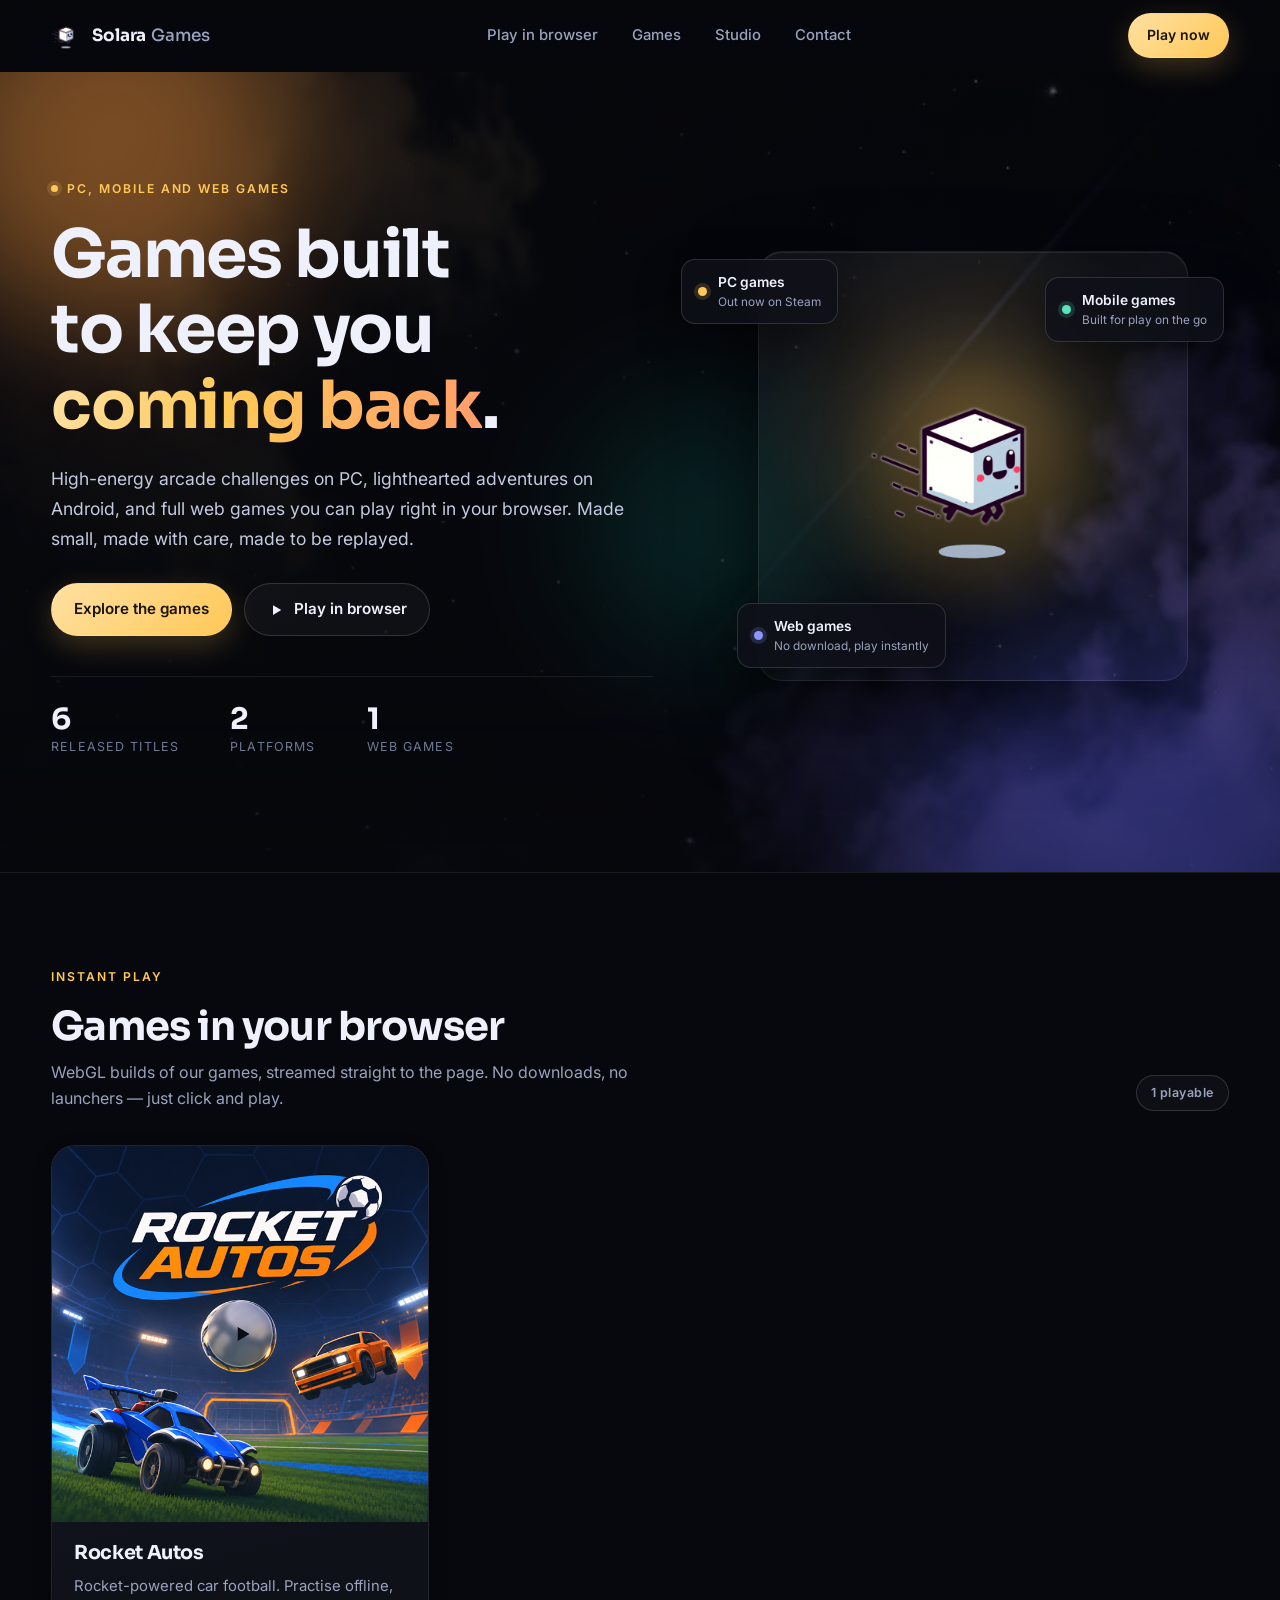
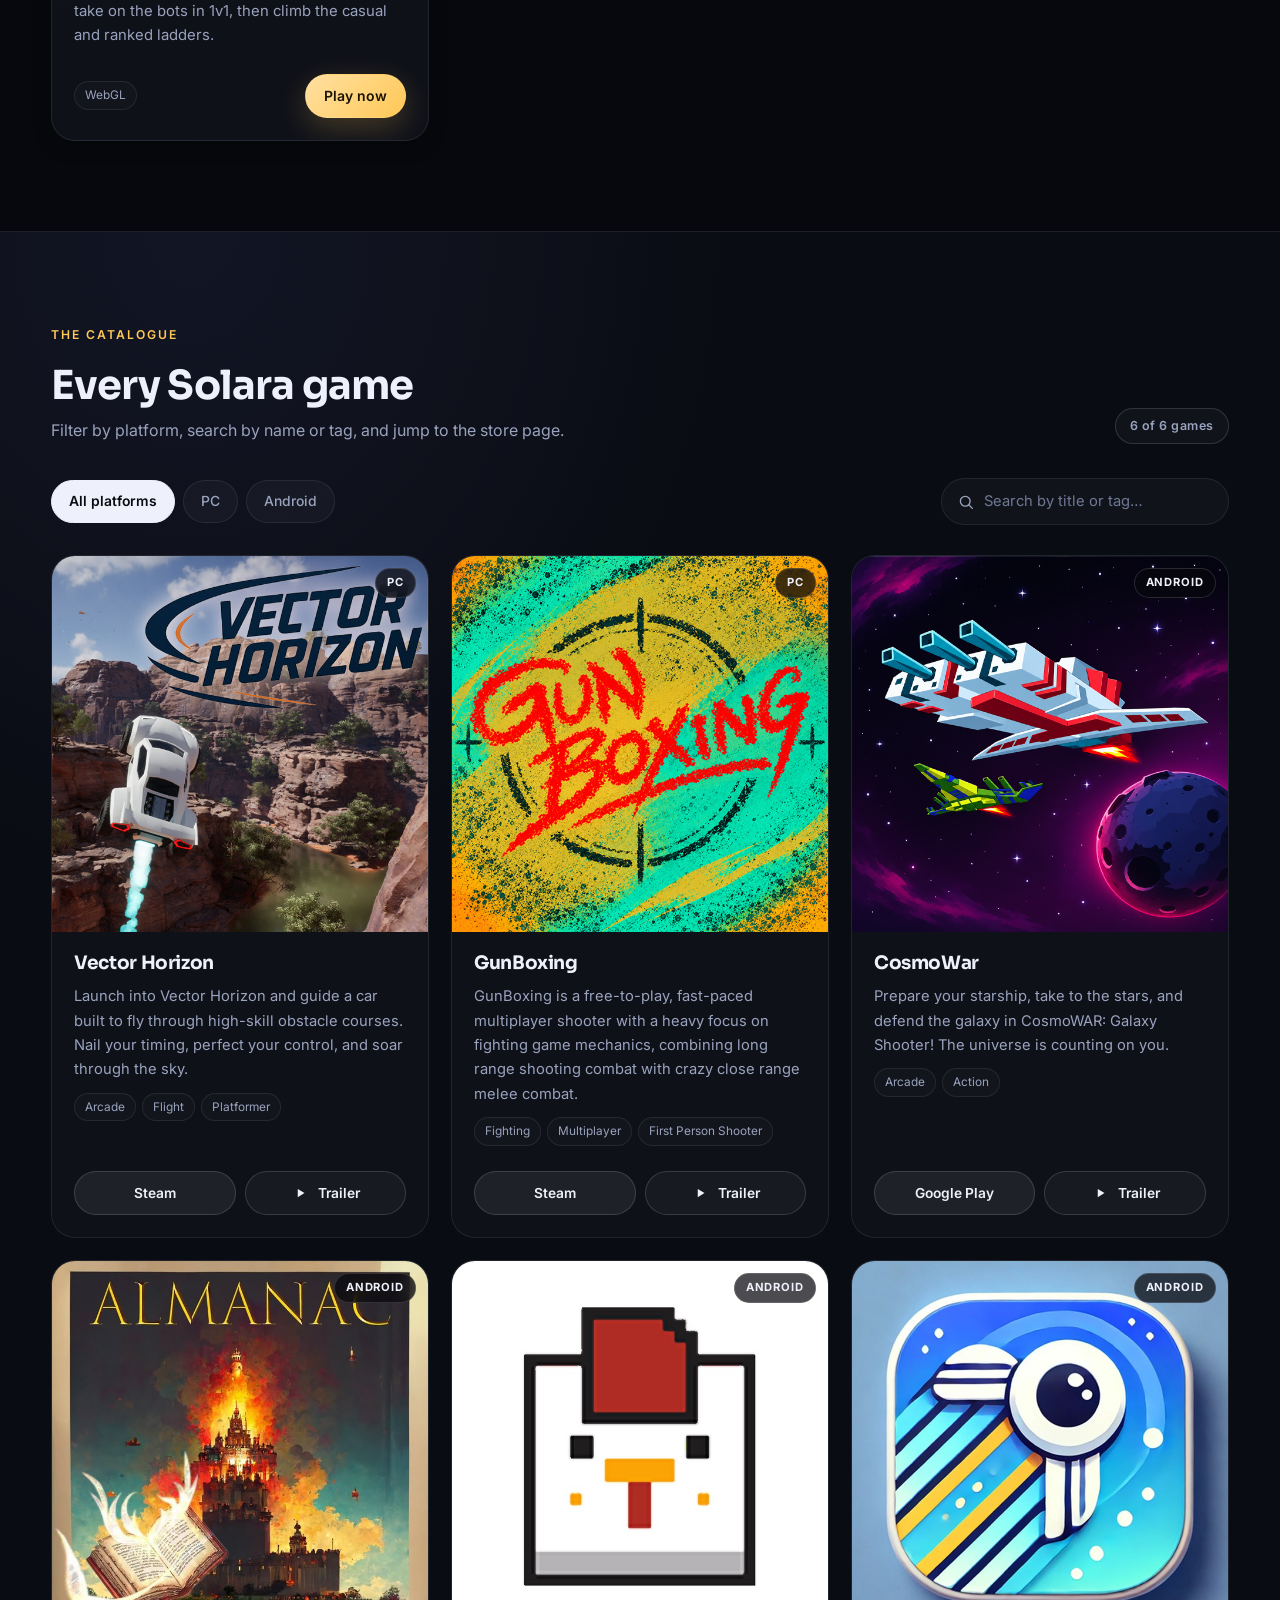
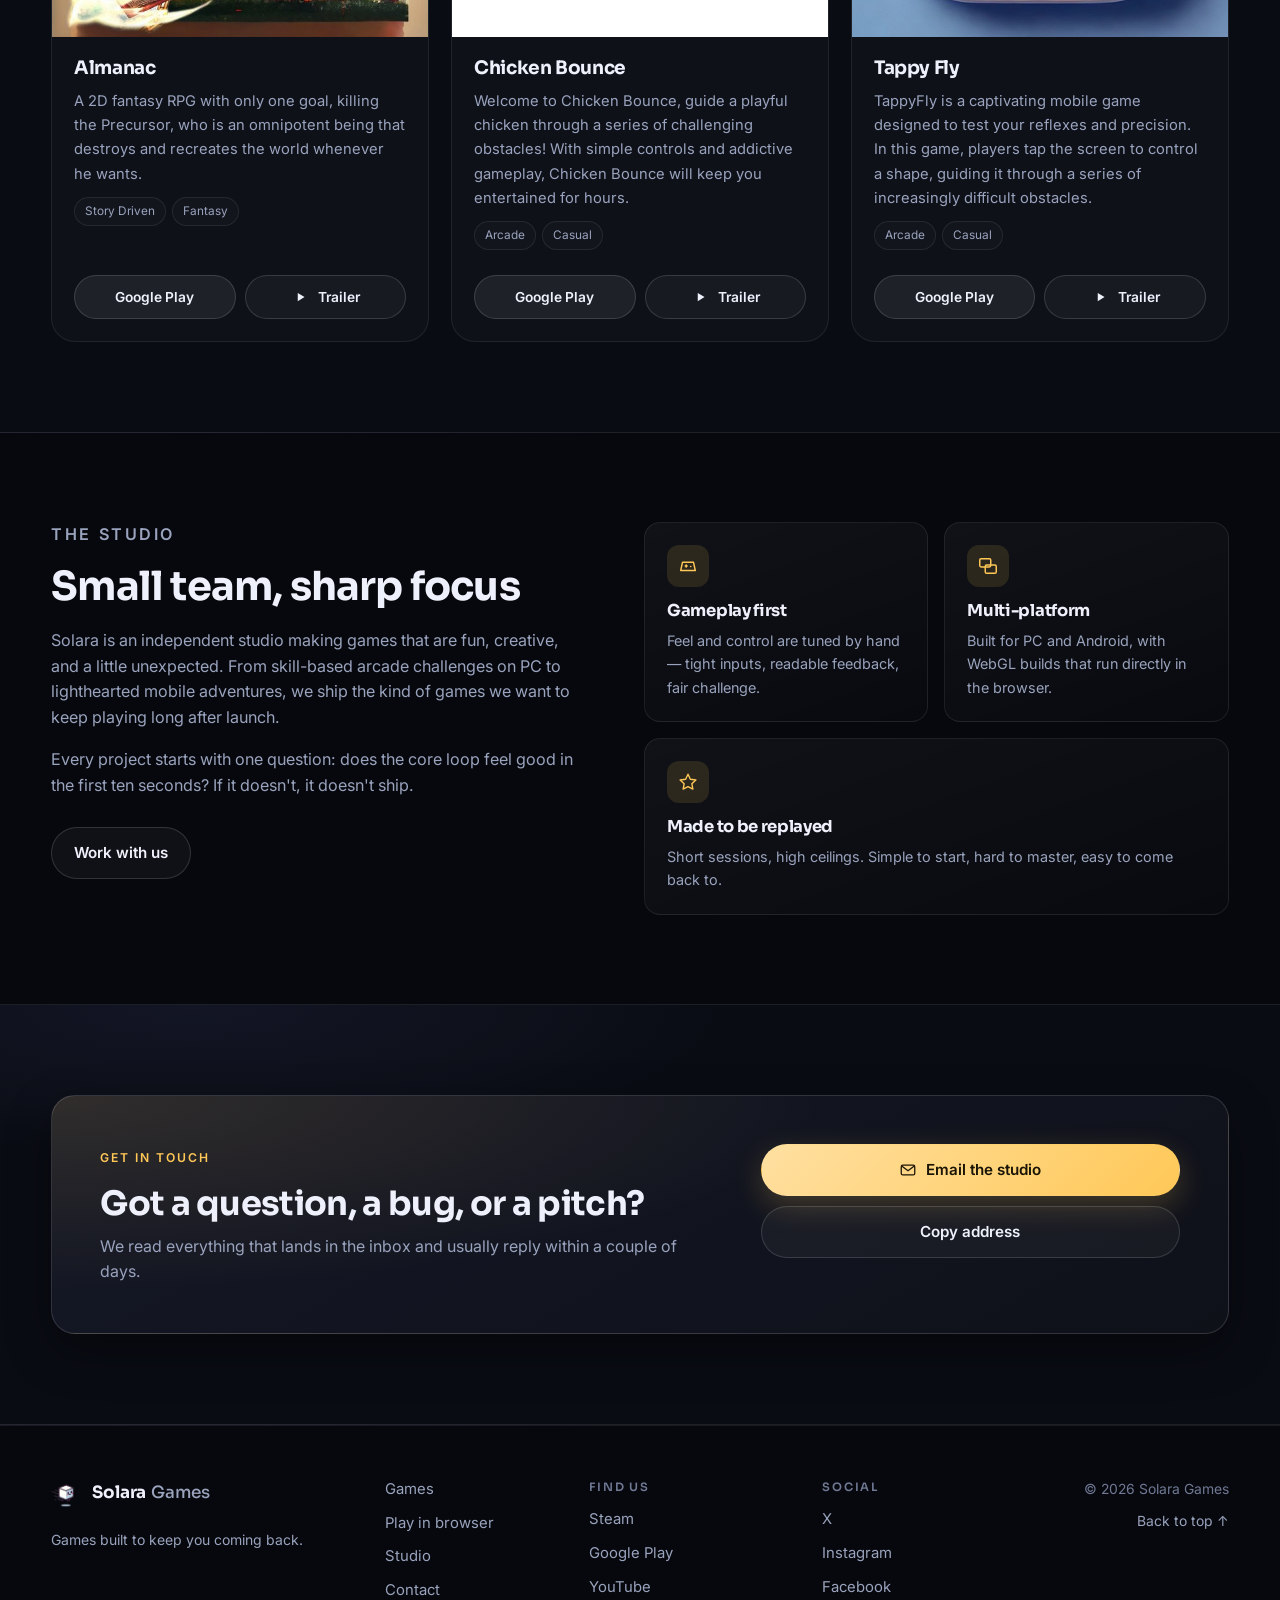
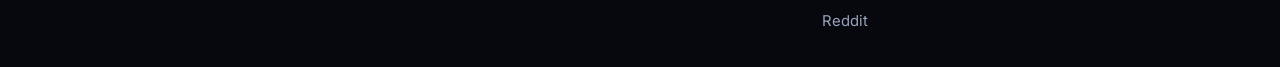
<file: index.html>
<!DOCTYPE html>
<html lang="en">

<head>
  <meta charset="UTF-8" />
  <meta name="viewport" content="width=device-width, initial-scale=1" />
  <title>Solara Games — Independent game studio</title>
  <meta name="description"
    content="Solara Games is an independent studio building high-energy arcade games for PC, Android and the browser." />
  <meta name="theme-color" content="#07080d" />
  <link rel="icon" sizes="32x32" href="assets/favicon-32.png" type="image/png">
  <link rel="icon" sizes="16x16" href="assets/favicon-16.png" type="image/png">
  <link rel="shortcut icon" href="assets/favicon.ico" type="image/x-icon">
  <link rel="preconnect" href="https://fonts.googleapis.com">
  <link rel="preconnect" href="https://fonts.gstatic.com" crossorigin>
  <link
    href="https://fonts.googleapis.com/css2?family=Inter:wght@300;400;500;600;700&family=Sora:wght@500;600;700;800&display=swap"
    rel="stylesheet">
  <link rel="stylesheet" href="assets/styles.css" />
  <script defer src="config.js"></script>
  <script defer src="assets/app.js"></script>
</head>

<body>
  <a class="skip-link" href="#main">Skip to content</a>

  <header class="site-header" id="siteHeader">
    <div class="container nav">
      <a class="brand" href="#top" aria-label="Solara Games home">
        <img src="assets/solara-logo.png" alt="" class="logo-img">
        <span class="name">Solara<span class="name-thin">Games</span></span>
      </a>

      <nav class="nav-links" id="navLinks">
        <a href="#play">Play in browser</a>
        <a href="#games">Games</a>
        <a href="#about">Studio</a>
        <a href="#contact">Contact</a>
      </nav>

      <div class="nav-actions">
        <a class="btn btn-primary btn-sm" href="#play">Play now</a>
        <button class="nav-toggle" id="navToggle" aria-label="Toggle menu" aria-expanded="false"
          aria-controls="navLinks">
          <span></span><span></span><span></span>
        </button>
      </div>
    </div>
  </header>

  <section class="hero" id="top">
    <div class="hero-bg" aria-hidden="true"></div>
    <div class="hero-orbs" aria-hidden="true">
      <span class="orb orb-1"></span>
      <span class="orb orb-2"></span>
      <span class="orb orb-3"></span>
    </div>

    <div class="container hero-inner">
      <div class="hero-copy">
        <p class="eyebrow"><span class="dot"></span>PC, mobile and web games</p>
        <h1>Games built to keep you <span class="grad-text">coming back</span>.</h1>
        <p class="lede">
          High-energy arcade challenges on PC, lighthearted adventures on Android, and full web games
          you can play right in your browser. Made small, made with care, made to be replayed.
        </p>
        <div class="hero-cta">
          <a class="btn btn-primary" href="#games">Explore the games</a>
          <a class="btn btn-ghost" href="#play">
            <svg viewBox="0 0 24 24" aria-hidden="true" class="icon">
              <path d="M8 5.5v13l11-6.5-11-6.5Z" fill="currentColor" />
            </svg>
            Play in browser
          </a>
        </div>
        <dl class="hero-stats">
          <div>
            <dt>Released titles</dt>
            <dd id="statTitles">—</dd>
          </div>
          <div>
            <dt>Platforms</dt>
            <dd id="statPlatforms">—</dd>
          </div>
          <div>
            <dt>Web games</dt>
            <dd id="statWeb">—</dd>
          </div>
        </dl>
      </div>

      <div class="hero-art">
        <div class="art-frame">
          <img src="assets/solara-hero.png" alt="Solara Games artwork" class="hero-logo">
          <div class="art-glow" aria-hidden="true"></div>
        </div>
        <div class="float-card float-a">
          <span class="float-dot"></span>
          <div>
            <strong>PC games</strong>
            <small>Out now on Steam</small>
          </div>
        </div>
        <div class="float-card float-c">
          <span class="float-dot alt"></span>
          <div>
            <strong>Mobile games</strong>
            <small>Built for play on the go</small>
          </div>
        </div>
        <div class="float-card float-b">
          <span class="float-dot web"></span>
          <div>
            <strong>Web games</strong>
            <small>No download, play instantly</small>
          </div>
        </div>
      </div>
    </div>
  </section>

  <main id="main">
    <!-- Browser / Unity WebGL games -->
    <section class="section" id="play">
      <div class="container">
        <div class="section-head">
          <div>
            <p class="eyebrow">Instant play</p>
            <h2>Games in your browser</h2>
            <p class="section-lede">
              WebGL builds of our games, streamed straight to the page. No downloads, no launchers —
              just click and play.
            </p>
          </div>
          <span class="pill" id="webCount">0 playable</span>
        </div>

        <div class="web-grid" id="webGrid"></div>
        <p class="empty-state" id="webEmpty" hidden>
          No web games are published right now. New WebGL builds land here first.
        </p>
      </div>
    </section>

    <!-- Games catalogue -->
    <section class="section section-alt" id="games">
      <div class="container">
        <div class="section-head">
          <div>
            <p class="eyebrow">The catalogue</p>
            <h2>Every Solara game</h2>
            <p class="section-lede">Filter by platform, search by name or tag, and jump to the store page.</p>
          </div>
          <span class="pill" id="resultCount">—</span>
        </div>

        <div class="toolbar">
          <div class="chips" id="platformChips" role="tablist" aria-label="Filter by platform"></div>
          <label class="search">
            <svg viewBox="0 0 24 24" aria-hidden="true" class="icon">
              <circle cx="11" cy="11" r="6.5" fill="none" stroke="currentColor" stroke-width="1.8" />
              <path d="m16 16 4.5 4.5" fill="none" stroke="currentColor" stroke-width="1.8"
                stroke-linecap="round" />
            </svg>
            <input id="searchInput" type="search" placeholder="Search by title or tag…"
              aria-label="Search games by title or tag" autocomplete="off" />
          </label>
        </div>

        <div id="gamesGrid" class="grid"></div>
        <p class="empty-state" id="gamesEmpty" hidden>No games match that filter. Try another platform or clear the
          search.</p>
      </div>
    </section>

    <!-- Studio -->
    <section class="section" id="about">
      <div class="container">
        <div class="studio">
          <div class="studio-copy">
            <p class="eyebrow">The studio</p>
            <h2>Small team, sharp focus</h2>
            <p>
              Solara is an independent studio making games that are fun, creative, and a little unexpected.
              From skill-based arcade challenges on PC to lighthearted mobile adventures, we ship the kind of
              games we want to keep playing long after launch.
            </p>
            <p>
              Every project starts with one question: does the core loop feel good in the first ten seconds?
              If it doesn't, it doesn't ship.
            </p>
            <a class="btn btn-ghost" href="#contact">Work with us</a>
          </div>

          <div class="studio-cards">
            <article class="feature">
              <span class="feature-icon" aria-hidden="true">
                <svg viewBox="0 0 24 24">
                  <path d="M6 8h12l2 9H4l2-9Z" fill="none" stroke="currentColor" stroke-width="1.6"
                    stroke-linejoin="round" />
                  <path d="M9 12h2M10 11v2M15 12.5h.01" fill="none" stroke="currentColor" stroke-width="1.8"
                    stroke-linecap="round" />
                </svg>
              </span>
              <h3>Gameplay first</h3>
              <p>Feel and control are tuned by hand — tight inputs, readable feedback, fair challenge.</p>
            </article>
            <article class="feature">
              <span class="feature-icon" aria-hidden="true">
                <svg viewBox="0 0 24 24">
                  <rect x="3" y="4" width="12" height="9" rx="1.5" fill="none" stroke="currentColor"
                    stroke-width="1.6" />
                  <rect x="9" y="11" width="12" height="9" rx="1.5" fill="none" stroke="currentColor"
                    stroke-width="1.6" />
                </svg>
              </span>
              <h3>Multi-platform</h3>
              <p>Built for PC and Android, with WebGL builds that run directly in the browser.</p>
            </article>
            <article class="feature">
              <span class="feature-icon" aria-hidden="true">
                <svg viewBox="0 0 24 24">
                  <path d="M12 3.5 14.6 9l6 .8-4.4 4.1 1.1 5.9L12 17l-5.3 2.8 1.1-5.9L3.4 9.8 9.4 9 12 3.5Z"
                    fill="none" stroke="currentColor" stroke-width="1.5" stroke-linejoin="round" />
                </svg>
              </span>
              <h3>Made to be replayed</h3>
              <p>Short sessions, high ceilings. Simple to start, hard to master, easy to come back to.</p>
            </article>
          </div>
        </div>
      </div>
    </section>

    <!-- Contact -->
    <section class="section section-alt" id="contact">
      <div class="container">
        <div class="contact-panel">
          <div>
            <p class="eyebrow">Get in touch</p>
            <h2>Got a question, a bug, or a pitch?</h2>
            <p class="section-lede">We read everything that lands in the inbox and usually reply within a couple of
              days.</p>
          </div>
          <div class="contact-actions">
            <a class="btn btn-primary" href="mailto:solaragamesentertainment@gmail.com">
              <svg viewBox="0 0 24 24" aria-hidden="true" class="icon">
                <rect x="3" y="5.5" width="18" height="13" rx="2" fill="none" stroke="currentColor"
                  stroke-width="1.7" />
                <path d="m4 7 8 6 8-6" fill="none" stroke="currentColor" stroke-width="1.7" />
              </svg>
              Email the studio
            </a>
            <button class="btn btn-ghost" id="copyEmail" data-email="solaragamesentertainment@gmail.com">
              Copy address
            </button>
            <p class="muted small" id="copyStatus" aria-live="polite"></p>
          </div>
        </div>
      </div>
    </section>
  </main>

  <footer class="site-footer">
    <div class="container footer-inner">
      <div class="footer-brand">
        <a class="brand" href="#top">
          <img src="assets/solara-logo.png" alt="" class="logo-img">
          <span class="name">Solara<span class="name-thin">Games</span></span>
        </a>
        <p class="muted small">Games built to keep you coming back.</p>
      </div>
      <nav class="footer-nav" aria-label="Footer">
        <a href="#games">Games</a>
        <a href="#play">Play in browser</a>
        <a href="#about">Studio</a>
        <a href="#contact">Contact</a>
      </nav>
      <div class="footer-links">
        <p class="footer-heading">Find us</p>
        <nav class="footer-nav" aria-label="Stores and social">
          <a href="https://store.steampowered.com/search/?developer=Solara" target="_blank" rel="noopener">Steam</a>
          <a href="https://play.google.com/store/apps/dev?id=8063280962448575933" target="_blank"
            rel="noopener">Google Play</a>
          <a href="https://www.youtube.com/@solaragames" target="_blank" rel="noopener">YouTube</a>
        </nav>
      </div>
      <div class="footer-links">
        <p class="footer-heading">Social</p>
        <nav class="footer-nav" aria-label="Social media">
          <a href="https://x.com/solaragames" target="_blank" rel="noopener">X</a>
          <a href="https://www.instagram.com/solara_games/" target="_blank" rel="noopener">Instagram</a>
          <a href="https://www.facebook.com/profile.php?id=61563497408975" target="_blank"
            rel="noopener">Facebook</a>
          <a href="https://www.reddit.com/r/solaragames/" target="_blank" rel="noopener">Reddit</a>
        </nav>
      </div>
      <div class="footer-meta">
        <span>© <span id="year"></span> Solara Games</span>
        <a href="#top">Back to top ↑</a>
      </div>
    </div>
  </footer>

  <!-- Trailer modal -->
  <dialog id="trailerModal" class="modal">
    <div class="modal-shell">
      <div class="modal-bar">
        <span class="modal-title" id="trailerTitle">Trailer</span>
        <button class="icon-btn" data-close-trailer aria-label="Close trailer">✕</button>
      </div>
      <div class="video-wrap">
        <iframe id="ytFrame" src="" title="YouTube video" frameborder="0"
          allow="accelerometer; autoplay; clipboard-write; encrypted-media; gyroscope; picture-in-picture; web-share"
          allowfullscreen></iframe>
      </div>
    </div>
  </dialog>

  <!-- WebGL player -->
  <dialog id="playerModal" class="modal player-modal">
    <div class="modal-shell player-shell">
      <div class="modal-bar player-bar">
        <div class="player-head">
          <span class="player-brand">Solara</span>
          <span class="player-divider" aria-hidden="true"></span>
          <span class="modal-title" id="playerTitle">Game</span>
        </div>
        <div class="player-controls">
          <button class="icon-btn wide" id="playerFullscreen" aria-label="Enter fullscreen"
            aria-pressed="false">
            <svg class="fs-expand" viewBox="0 0 24 24" aria-hidden="true">
              <path d="M4 9V4h5M15 4h5v5M20 15v5h-5M9 20H4v-5" fill="none" stroke="currentColor"
                stroke-width="1.8" stroke-linecap="round" stroke-linejoin="round" />
            </svg>
            <svg class="fs-compress" viewBox="0 0 24 24" aria-hidden="true">
              <path d="M9 4v5H4M20 9h-5V4M15 20v-5h5M4 15h5v5" fill="none" stroke="currentColor"
                stroke-width="1.8" stroke-linecap="round" stroke-linejoin="round" />
            </svg>
          </button>
          <button class="icon-btn" id="playerClose" aria-label="Close game">✕</button>
        </div>
      </div>
      <div class="player-stage" id="playerStage">
        <iframe id="playerFrame" src="" title="Playable game"
          allow="fullscreen; gamepad; autoplay; clipboard-write; encrypted-media; accelerometer; gyroscope"></iframe>
        <div class="player-overlay" id="playerOverlay">
          <img src="assets/solara-logo.png" alt="" class="overlay-logo">
          <span class="spinner" aria-hidden="true"></span>
          <p id="playerMessage">Loading the build…</p>
        </div>
      </div>
    </div>
  </dialog>

  <noscript>
    <div class="container" style="padding:24px 0">
      <p>This site needs JavaScript to load the game catalogue.</p>
    </div>
  </noscript>
</body>

</html>
</file>
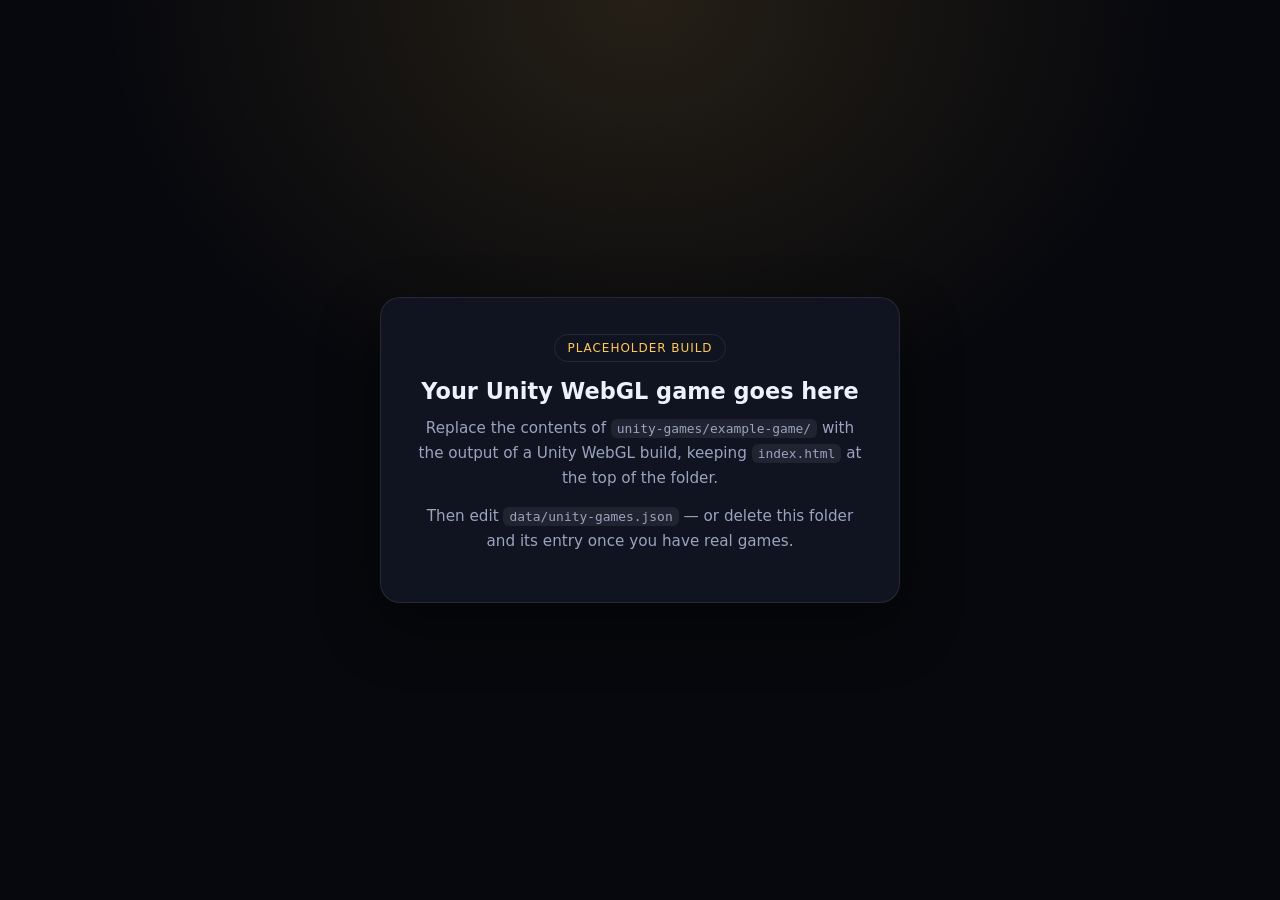
<file: unity-games/example-game/index.html>
<!DOCTYPE html>
<html lang="en">

<head>
  <meta charset="UTF-8" />
  <meta name="viewport" content="width=device-width, initial-scale=1" />
  <title>Example WebGL build — Solara Games</title>
  <style>
    :root {
      color-scheme: dark;
      --bg: #07080d;
      --surface: #101320;
      --border: rgba(255, 255, 255, .09);
      --text: #eef1fb;
      --muted: #9aa4bf;
      --brand: #ffc857;
    }

    * { box-sizing: border-box; }

    html, body { height: 100%; }

    body {
      margin: 0;
      display: grid;
      place-items: center;
      padding: 24px;
      background:
        radial-gradient(60% 70% at 50% 0%, rgba(255, 200, 87, .12), transparent 70%),
        var(--bg);
      color: var(--text);
      font-family: Inter, system-ui, -apple-system, "Segoe UI", Roboto, sans-serif;
      text-align: center;
    }

    .card {
      max-width: 520px;
      padding: 36px 30px;
      border: 1px solid var(--border);
      border-radius: 20px;
      background: var(--surface);
      box-shadow: 0 24px 60px rgba(0, 0, 0, .45);
    }

    .badge {
      display: inline-block;
      margin-bottom: 16px;
      padding: 6px 12px;
      border: 1px solid var(--border);
      border-radius: 999px;
      font-size: .75rem;
      letter-spacing: .08em;
      text-transform: uppercase;
      color: var(--brand);
    }

    h1 { margin: 0 0 12px; font-size: 1.4rem; }

    p { margin: 0 0 12px; color: var(--muted); line-height: 1.65; font-size: .95rem; }

    code {
      padding: 2px 6px;
      border-radius: 6px;
      background: rgba(255, 255, 255, .07);
      font-size: .85em;
    }
  </style>
</head>

<body>
  <div class="card">
    <span class="badge">Placeholder build</span>
    <h1>Your Unity WebGL game goes here</h1>
    <p>
      Replace the contents of <code>unity-games/example-game/</code> with the output of a Unity WebGL build,
      keeping <code>index.html</code> at the top of the folder.
    </p>
    <p>
      Then edit <code>data/unity-games.json</code> — or delete this folder and its entry once you have real games.
    </p>
  </div>
</body>

</html>
</file>
<file: assets/styles.css>
/* =========================================================
   Solara Games — site styles
   ========================================================= */

:root {
  --bg: #07080d;
  --bg-soft: #0a0c14;
  --surface: #0f1119;
  --surface-2: #141826;
  --surface-3: #1a1f30;
  --border: rgba(255, 255, 255, .08);
  --border-strong: rgba(255, 255, 255, .14);
  --text: #eef1fb;
  --muted: #99a3bd;
  --muted-2: #6f7994;
  --brand: #ffc857;
  --brand-soft: #ffe0a1;
  --brand-ink: #1a1405;
  --accent: #8b96ff;
  --accent-2: #5be3c0;
  --radius-sm: 10px;
  --radius: 16px;
  --radius-lg: 24px;
  --shadow-sm: 0 6px 18px rgba(0, 0, 0, .25);
  --shadow: 0 18px 45px rgba(0, 0, 0, .38);
  --shadow-lg: 0 34px 80px rgba(0, 0, 0, .5);
  --header-h: 72px;
  --ease: cubic-bezier(.22, .61, .36, 1);
}

* { box-sizing: border-box; }

html {
  scroll-behavior: smooth;
  scroll-padding-top: calc(var(--header-h) + 16px);
  -webkit-text-size-adjust: 100%;
}

body {
  margin: 0;
  font-family: Inter, system-ui, -apple-system, "Segoe UI", Roboto, Arial, sans-serif;
  font-size: 16px;
  line-height: 1.6;
  color: var(--text);
  background: var(--bg);
  overflow-x: hidden;
  -webkit-font-smoothing: antialiased;
}

img { max-width: 100%; display: block; }
a { color: inherit; }
button { font: inherit; }
h1, h2, h3, h4 {
  font-family: Sora, Inter, system-ui, sans-serif;
  line-height: 1.14;
  letter-spacing: -.02em;
  margin: 0;
}
p { margin: 0; }

.container {
  width: min(1180px, 92vw);
  margin: 0 auto;
}

.icon { width: 18px; height: 18px; flex: none; }

.muted { color: var(--muted); }
.small { font-size: .875rem; }

.skip-link {
  position: absolute;
  left: -999px;
  top: 8px;
  z-index: 100;
  padding: 10px 16px;
  border-radius: 999px;
  background: var(--brand);
  color: var(--brand-ink);
  font-weight: 700;
  text-decoration: none;
}
.skip-link:focus { left: 16px; }

/* ----------------------------- buttons ----------------------------- */

.btn {
  --btn-bg: transparent;
  --btn-fg: var(--text);
  --btn-bd: var(--border-strong);
  display: inline-flex;
  align-items: center;
  justify-content: center;
  gap: 9px;
  padding: 13px 22px;
  border: 1px solid var(--btn-bd);
  border-radius: 999px;
  background: var(--btn-bg);
  color: var(--btn-fg);
  font-weight: 600;
  font-size: .95rem;
  text-decoration: none;
  cursor: pointer;
  transition: transform .18s var(--ease), background .18s var(--ease),
    border-color .18s var(--ease), color .18s var(--ease), box-shadow .25s var(--ease);
  white-space: nowrap;
}
.btn:hover { transform: translateY(-2px); }
.btn:active { transform: translateY(0); }
.btn:focus-visible,
.chip:focus-visible,
.icon-btn:focus-visible,
.nav-toggle:focus-visible {
  outline: 2px solid var(--brand);
  outline-offset: 3px;
}

.btn-primary {
  --btn-bg: linear-gradient(135deg, var(--brand-soft), var(--brand));
  --btn-fg: var(--brand-ink);
  --btn-bd: transparent;
  box-shadow: 0 10px 30px rgba(255, 200, 87, .22);
}
.btn-primary:hover { box-shadow: 0 16px 38px rgba(255, 200, 87, .3); }

.btn-ghost { --btn-bg: rgba(255, 255, 255, .04); }
.btn-ghost:hover {
  --btn-bg: rgba(255, 255, 255, .08);
  --btn-bd: var(--border-strong);
}

.btn-sm { padding: 10px 18px; font-size: .875rem; }

/* ----------------------------- header ----------------------------- */

.site-header {
  position: sticky;
  top: 0;
  z-index: 40;
  height: var(--header-h);
  display: flex;
  align-items: center;
  border-bottom: 1px solid transparent;
  background: rgba(7, 8, 13, .6);
  backdrop-filter: blur(14px);
  -webkit-backdrop-filter: blur(14px);
  transition: background .25s var(--ease), border-color .25s var(--ease);
}
.site-header.is-scrolled {
  background: rgba(7, 8, 13, .88);
  border-bottom-color: var(--border);
}

.nav {
  display: flex;
  align-items: center;
  justify-content: space-between;
  gap: 20px;
  width: min(1180px, 92vw);
}

.brand {
  display: inline-flex;
  align-items: center;
  gap: 11px;
  text-decoration: none;
  font-family: Sora, Inter, sans-serif;
  font-weight: 700;
  letter-spacing: -.01em;
}
.logo-img { height: 30px; width: auto; }
.brand .name { font-size: 1.06rem; display: inline-flex; gap: 5px; }
.name-thin { color: var(--muted); font-weight: 500; }

.nav-links { display: flex; align-items: center; gap: 6px; }
.nav-links a {
  position: relative;
  padding: 8px 14px;
  border-radius: 999px;
  color: var(--muted);
  font-size: .93rem;
  font-weight: 500;
  text-decoration: none;
  transition: color .18s var(--ease), background .18s var(--ease);
}
.nav-links a:hover { color: var(--text); background: rgba(255, 255, 255, .05); }

.nav-actions { display: flex; align-items: center; gap: 10px; }

.nav-toggle {
  display: none;
  flex-direction: column;
  justify-content: center;
  gap: 5px;
  width: 42px;
  height: 42px;
  padding: 0 10px;
  border: 1px solid var(--border-strong);
  border-radius: 12px;
  background: rgba(255, 255, 255, .04);
  cursor: pointer;
}
.nav-toggle span {
  display: block;
  height: 2px;
  border-radius: 2px;
  background: var(--text);
  transition: transform .22s var(--ease), opacity .18s var(--ease);
}
.nav-toggle[aria-expanded="true"] span:nth-child(1) { transform: translateY(7px) rotate(45deg); }
.nav-toggle[aria-expanded="true"] span:nth-child(2) { opacity: 0; }
.nav-toggle[aria-expanded="true"] span:nth-child(3) { transform: translateY(-7px) rotate(-45deg); }

/* ----------------------------- hero ----------------------------- */

.hero {
  position: relative;
  isolation: isolate;
  overflow: hidden;
  padding: clamp(56px, 8vw, 104px) 0 clamp(64px, 9vw, 116px);
  border-bottom: 1px solid var(--border);
}

.hero-bg {
  position: absolute;
  inset: -10% -5% -30%;
  z-index: -2;
  background-image:
    linear-gradient(100deg, rgba(7, 8, 13, .96) 0%, rgba(7, 8, 13, .82) 42%, rgba(7, 8, 13, .5) 100%),
    url("hero-bg.jpg");
  background-size: cover;
  background-position: center 35%;
  opacity: .9;
  -webkit-mask-image: linear-gradient(to bottom, #000 0%, #000 62%, transparent 100%);
  mask-image: linear-gradient(to bottom, #000 0%, #000 62%, transparent 100%);
}

.hero-orbs { position: absolute; inset: 0; z-index: -1; pointer-events: none; }
.orb {
  position: absolute;
  border-radius: 50%;
  filter: blur(70px);
  opacity: .45;
}
.orb-1 { width: 380px; height: 380px; background: #ff9d3f; top: -120px; left: -80px; }
.orb-2 { width: 460px; height: 460px; background: #4a51d8; bottom: -220px; right: -80px; opacity: .35; }
.orb-3 { width: 240px; height: 240px; background: #16c7a4; top: 42%; left: 46%; opacity: .16; }

.hero-inner {
  display: grid;
  grid-template-columns: minmax(0, 1.08fr) minmax(0, .92fr);
  align-items: center;
  gap: clamp(32px, 5vw, 64px);
}

.eyebrow {
  display: inline-flex;
  align-items: center;
  gap: 9px;
  margin: 0 0 18px;
  font-size: .76rem;
  font-weight: 600;
  letter-spacing: .16em;
  text-transform: uppercase;
  color: var(--brand);
}
.eyebrow .dot {
  width: 7px;
  height: 7px;
  border-radius: 50%;
  background: var(--brand);
  box-shadow: 0 0 0 4px rgba(255, 200, 87, .16);
}

.hero h1 {
  font-size: clamp(2.35rem, 4.2vw + 1rem, 4.15rem);
  font-weight: 700;
  margin-bottom: 20px;
  text-wrap: balance;
}
.grad-text {
  background: linear-gradient(100deg, var(--brand-soft) 0%, var(--brand) 42%, #ff9d6b 100%);
  -webkit-background-clip: text;
  background-clip: text;
  color: transparent;
}

.hero .lede {
  max-width: 56ch;
  color: #c4cbe0;
  font-size: clamp(1rem, .35vw + .94rem, 1.1rem);
  line-height: 1.7;
}

.hero-cta {
  display: flex;
  flex-wrap: wrap;
  gap: 12px;
  margin: 30px 0 40px;
}

.hero-stats {
  display: flex;
  flex-wrap: wrap;
  gap: clamp(22px, 4vw, 52px);
  margin: 0;
  padding-top: 26px;
  border-top: 1px solid var(--border);
}
.hero-stats div { display: flex; flex-direction: column-reverse; gap: 2px; }
.hero-stats dt {
  font-size: .78rem;
  letter-spacing: .09em;
  text-transform: uppercase;
  color: var(--muted-2);
}
.hero-stats dd {
  margin: 0;
  font-family: Sora, Inter, sans-serif;
  font-size: 1.85rem;
  font-weight: 700;
  line-height: 1.1;
}

/* hero artwork */
.hero-art { position: relative; display: grid; place-items: center; }
.art-frame {
  position: relative;
  width: min(100%, 430px);
  aspect-ratio: 1;
  display: grid;
  place-items: center;
  border: 1px solid var(--border);
  border-radius: var(--radius-lg);
  background:
    radial-gradient(70% 70% at 50% 40%, rgba(255, 200, 87, .16), transparent 70%),
    linear-gradient(160deg, rgba(255, 255, 255, .06), rgba(255, 255, 255, .01));
  box-shadow: var(--shadow-lg), inset 0 1px 0 rgba(255, 255, 255, .08);
  overflow: hidden;
}
.art-frame::after {
  content: "";
  position: absolute;
  inset: 0;
  background: linear-gradient(120deg, transparent 40%, rgba(255, 255, 255, .07) 50%, transparent 60%);
  transform: translateX(-100%);
  animation: sheen 7s var(--ease) infinite;
}
@keyframes sheen {
  0%, 62% { transform: translateX(-110%); }
  100% { transform: translateX(110%); }
}
.hero-logo {
  max-height: 210px;
  width: auto;
  position: relative;
  z-index: 1;
  filter: drop-shadow(0 18px 36px rgba(0, 0, 0, .55));
}
.art-glow {
  position: absolute;
  width: 60%;
  height: 60%;
  border-radius: 50%;
  background: radial-gradient(circle, rgba(255, 200, 87, .55), transparent 68%);
  filter: blur(38px);
}

.float-card {
  position: absolute;
  display: flex;
  align-items: center;
  gap: 11px;
  padding: 11px 16px;
  border: 1px solid var(--border-strong);
  border-radius: 14px;
  background: rgba(15, 17, 25, .82);
  backdrop-filter: blur(10px);
  box-shadow: var(--shadow);
  animation: float 7s ease-in-out infinite;
}
.float-card strong { display: block; font-size: .86rem; font-weight: 600; }
.float-card small { display: block; font-size: .74rem; color: var(--muted); }
.float-a { top: 2%; left: -7%; }
.float-c { top: 6%; right: 1%; animation-delay: -1.75s; }
.float-b { bottom: 3%; left: 4%; animation-delay: -3.5s; }
.float-dot {
  width: 9px; height: 9px; border-radius: 50%;
  background: var(--brand);
  box-shadow: 0 0 0 4px rgba(255, 200, 87, .16);
}
.float-dot.alt { background: var(--accent-2); box-shadow: 0 0 0 4px rgba(91, 227, 192, .16); }
.float-dot.web { background: var(--accent); box-shadow: 0 0 0 4px rgba(139, 150, 255, .18); }
@keyframes float {
  0%, 100% { transform: translateY(0); }
  50% { transform: translateY(-9px); }
}

/* ----------------------------- sections ----------------------------- */

.section { padding: clamp(56px, 7vw, 96px) 0; }
.section-alt {
  background:
    radial-gradient(70% 60% at 15% 0%, rgba(139, 150, 255, .07), transparent 60%),
    var(--bg-soft);
  border-top: 1px solid var(--border);
  border-bottom: 1px solid var(--border);
}

.section-head {
  display: flex;
  align-items: flex-end;
  justify-content: space-between;
  gap: 20px;
  flex-wrap: wrap;
  margin-bottom: 34px;
}
.section-head h2 {
  font-size: clamp(1.7rem, 2vw + 1rem, 2.5rem);
  margin-bottom: 10px;
}
.section-lede {
  max-width: 62ch;
  color: var(--muted);
  font-size: 1rem;
}
.pill {
  display: inline-flex;
  align-items: center;
  padding: 7px 14px;
  border: 1px solid var(--border-strong);
  border-radius: 999px;
  font-size: .78rem;
  font-weight: 600;
  letter-spacing: .04em;
  color: var(--muted);
  background: rgba(255, 255, 255, .03);
  white-space: nowrap;
}

/* ----------------------------- browser games ----------------------------- */

.web-grid {
  display: grid;
  grid-template-columns: repeat(auto-fill, minmax(320px, 1fr));
  gap: 22px;
}

.web-card {
  display: flex;
  flex-direction: column;
  border: 1px solid var(--border);
  border-radius: var(--radius-lg);
  background: linear-gradient(165deg, var(--surface-2), var(--surface) 70%);
  overflow: hidden;
  box-shadow: var(--shadow-sm);
  transition: transform .3s var(--ease), border-color .3s var(--ease), box-shadow .3s var(--ease);
}
.web-card:hover {
  transform: translateY(-5px);
  border-color: var(--border-strong);
  box-shadow: var(--shadow);
}

.web-thumb {
  position: relative;
  aspect-ratio: 1 / 1;
  background: #0b0d15;
  overflow: hidden;
}
.web-thumb img {
  width: 100%;
  height: 100%;
  object-fit: cover;
  transition: transform .5s var(--ease), filter .3s var(--ease);
  filter: saturate(1.05);
}
.web-card:hover .web-thumb img { transform: scale(1.05); filter: saturate(1.15); }

.web-play { position: absolute; inset: 0; display: grid; place-items: center; z-index: 2; }
.play-btn {
  display: grid;
  place-items: center;
  width: 66px;
  height: 66px;
  border: 1px solid rgba(255, 255, 255, .35);
  border-radius: 50%;
  background: rgba(255, 255, 255, .22);
  -webkit-backdrop-filter: blur(2px);
  backdrop-filter: blur(2px);
  color: #0b0d15;
  cursor: pointer;
  box-shadow: none;
  transition: transform .25s var(--ease), background .25s var(--ease), border-color .25s var(--ease);
}
.play-btn svg { width: 26px; height: 26px; margin-left: 4px; }
.web-card:hover .play-btn {
  transform: scale(1.08);
  background: rgba(255, 255, 255, .34);
  border-color: rgba(255, 255, 255, .5);
}

.web-body { padding: 20px 22px 22px; display: flex; flex-direction: column; gap: 10px; flex: 1; }
.web-body h3 { font-size: 1.2rem; }
.web-body p { color: var(--muted); font-size: .93rem; line-height: 1.65; }
.web-foot {
  display: flex;
  align-items: center;
  justify-content: space-between;
  gap: 12px;
  margin-top: auto;
  padding-top: 16px;
}

/* ----------------------------- toolbar ----------------------------- */

.toolbar {
  display: flex;
  align-items: center;
  justify-content: space-between;
  gap: 16px;
  flex-wrap: wrap;
  margin-bottom: 30px;
}
.chips { display: flex; flex-wrap: wrap; gap: 8px; }
.chip {
  padding: 9px 17px;
  border: 1px solid var(--border);
  border-radius: 999px;
  background: rgba(255, 255, 255, .03);
  color: var(--muted);
  font-size: .87rem;
  font-weight: 500;
  cursor: pointer;
  transition: all .2s var(--ease);
}
.chip:hover { color: var(--text); border-color: var(--border-strong); }
.chip[aria-selected="true"] {
  background: var(--text);
  border-color: var(--text);
  color: #0b0c12;
  font-weight: 600;
}

.search {
  display: flex;
  align-items: center;
  gap: 9px;
  min-width: 260px;
  padding: 0 15px;
  border: 1px solid var(--border);
  border-radius: 999px;
  background: rgba(255, 255, 255, .03);
  color: var(--muted);
  transition: border-color .2s var(--ease), background .2s var(--ease);
}
.search:focus-within { border-color: var(--border-strong); background: rgba(255, 255, 255, .06); color: var(--text); }
.search input {
  flex: 1;
  padding: 11px 0;
  border: none;
  background: transparent;
  color: var(--text);
  font: inherit;
  font-size: .92rem;
  outline: none;
}
.search input::placeholder { color: var(--muted-2); }

/* ----------------------------- game cards ----------------------------- */

.grid {
  display: grid;
  grid-template-columns: repeat(auto-fill, minmax(300px, 1fr));
  gap: 22px;
}

.game-card {
  display: flex;
  flex-direction: column;
  border: 1px solid var(--border);
  border-radius: var(--radius-lg);
  background: var(--surface);
  overflow: hidden;
  transition: transform .3s var(--ease), border-color .3s var(--ease), box-shadow .3s var(--ease);
}
.game-card:hover {
  transform: translateY(-5px);
  border-color: var(--border-strong);
  box-shadow: var(--shadow);
}

.thumb { position: relative; aspect-ratio: 1 / 1; overflow: hidden; background: #0b0d15; }
.thumb img {
  width: 100%;
  height: 100%;
  object-fit: cover;
  transition: transform .5s var(--ease);
}
.game-card:hover .thumb img { transform: scale(1.05); }
.thumb-platform {
  position: absolute;
  top: 12px;
  right: 12px;
  padding: 5px 11px;
  border-radius: 999px;
  font-size: .7rem;
  font-weight: 700;
  letter-spacing: .08em;
  text-transform: uppercase;
  color: var(--text);
  background: rgba(7, 8, 13, .72);
  border: 1px solid var(--border-strong);
  backdrop-filter: blur(8px);
}

.card-body { display: flex; flex-direction: column; gap: 11px; padding: 20px 22px 22px; flex: 1; }
.card-body h3 { font-size: 1.16rem; }
.card-desc { color: var(--muted); font-size: .92rem; line-height: 1.65; }

.badges { display: flex; flex-wrap: wrap; gap: 6px; }
.badge {
  padding: 4px 10px;
  border: 1px solid var(--border);
  border-radius: 999px;
  font-size: .74rem;
  color: var(--muted);
  background: rgba(255, 255, 255, .02);
}

.actions { display: flex; gap: 9px; margin-top: auto; padding-top: 14px; }
.actions .btn { flex: 1; padding: 10px 14px; font-size: .86rem; }
.actions .btn-store {
  --btn-bg: rgba(255, 255, 255, .07);
  --btn-fg: var(--text);
  --btn-bd: var(--border-strong);
}
.actions .btn-store:hover { --btn-bg: rgba(255, 255, 255, .12); }

.empty-state {
  padding: 44px 24px;
  text-align: center;
  color: var(--muted);
  border: 1px dashed var(--border-strong);
  border-radius: var(--radius);
  background: rgba(255, 255, 255, .015);
  font-size: .95rem;
}

/* ----------------------------- studio ----------------------------- */

.studio {
  display: grid;
  grid-template-columns: minmax(0, .95fr) minmax(0, 1.05fr);
  gap: clamp(32px, 5vw, 68px);
  align-items: start;
}
.studio-copy h2 { font-size: clamp(1.7rem, 2vw + 1rem, 2.5rem); margin-bottom: 18px; }
.studio-copy p { color: var(--muted); margin-bottom: 16px; font-size: 1.01rem; }
.studio-copy .btn { margin-top: 12px; }

.studio-cards {
  display: grid;
  grid-template-columns: repeat(2, minmax(0, 1fr));
  gap: 16px;
}
.feature {
  padding: 22px;
  border: 1px solid var(--border);
  border-radius: var(--radius);
  background: linear-gradient(160deg, rgba(255, 255, 255, .045), rgba(255, 255, 255, .012));
  transition: border-color .25s var(--ease), transform .25s var(--ease);
}
.feature:hover { border-color: var(--border-strong); transform: translateY(-3px); }
.feature:last-child { grid-column: span 2; }
.feature-icon {
  display: grid;
  place-items: center;
  width: 42px;
  height: 42px;
  margin-bottom: 15px;
  border-radius: 12px;
  background: rgba(255, 200, 87, .12);
  color: var(--brand);
}
.feature-icon svg { width: 22px; height: 22px; }
.feature h3 { font-size: 1.03rem; margin-bottom: 8px; }
.feature p { color: var(--muted); font-size: .9rem; line-height: 1.62; }

/* ----------------------------- contact ----------------------------- */

.contact-panel {
  display: grid;
  grid-template-columns: minmax(0, 1.2fr) minmax(0, .8fr);
  gap: 32px;
  align-items: center;
  padding: clamp(26px, 4vw, 48px);
  border: 1px solid var(--border-strong);
  border-radius: var(--radius-lg);
  background:
    radial-gradient(120% 150% at 0% 0%, rgba(255, 200, 87, .12), transparent 55%),
    linear-gradient(150deg, var(--surface-2), var(--surface));
  box-shadow: var(--shadow);
}
.contact-panel h2 { font-size: clamp(1.5rem, 1.6vw + 1rem, 2.1rem); margin-bottom: 10px; }
.contact-actions { display: flex; flex-direction: column; gap: 10px; align-items: stretch; }
.contact-actions .btn { width: 100%; }
.contact-actions .btn-primary { padding-inline: 18px; }
#copyStatus { min-height: 1.2em; margin: 0; text-align: center; color: var(--accent-2); }

/* ----------------------------- footer ----------------------------- */

.site-footer {
  padding: 52px 0 34px;
  border-top: 1px solid var(--border);
  background: var(--bg);
}
.footer-inner {
  display: grid;
  grid-template-columns: 1.05fr .6fr .7fr .8fr auto;
  gap: 32px;
  align-items: start;
}
.footer-heading {
  margin: 0 0 12px;
  font-family: Sora, Inter, sans-serif;
  font-size: .72rem;
  font-weight: 600;
  letter-spacing: .16em;
  text-transform: uppercase;
  color: var(--muted-2);
}
.footer-brand p { margin-top: 14px; max-width: 32ch; }
.footer-nav { display: flex; flex-direction: column; gap: 10px; }
.footer-nav a {
  color: var(--muted);
  text-decoration: none;
  font-size: .93rem;
  width: fit-content;
  transition: color .18s var(--ease);
}
.footer-nav a:hover { color: var(--text); }
.footer-meta {
  display: flex;
  flex-direction: column;
  align-items: flex-end;
  gap: 10px;
  color: var(--muted-2);
  font-size: .87rem;
}
.footer-meta a { color: var(--muted); text-decoration: none; }
.footer-meta a:hover { color: var(--text); }

/* ----------------------------- modals ----------------------------- */

.modal {
  width: min(1000px, 94vw);
  max-width: none;
  max-height: 92vh;
  padding: 0;
  border: none;
  background: transparent;
  color: var(--text);
  overflow: visible;
}
.modal::backdrop {
  background: rgba(4, 5, 9, .82);
  backdrop-filter: blur(6px);
}
.modal-shell {
  border: 1px solid var(--border-strong);
  border-radius: var(--radius-lg);
  background: var(--surface);
  box-shadow: var(--shadow-lg);
  overflow: hidden;
}
.modal-bar {
  display: flex;
  align-items: center;
  justify-content: space-between;
  gap: 16px;
  padding: 12px 14px 12px 20px;
  border-bottom: 1px solid var(--border);
  background: var(--surface-2);
}
.modal-title { font-family: Sora, Inter, sans-serif; font-weight: 600; font-size: .95rem; }
.icon-btn {
  display: grid;
  place-items: center;
  width: 34px;
  height: 34px;
  border: 1px solid var(--border);
  border-radius: 10px;
  background: rgba(255, 255, 255, .05);
  color: var(--text);
  cursor: pointer;
  transition: background .18s var(--ease), border-color .18s var(--ease);
}
.icon-btn:hover { background: rgba(255, 255, 255, .12); border-color: var(--border-strong); }
.icon-btn.wide { width: auto; padding: 0 11px; }
.icon-btn svg { width: 17px; height: 17px; }

.video-wrap { position: relative; padding-top: 56.25%; background: #000; }
.video-wrap iframe { position: absolute; inset: 0; width: 100%; height: 100%; border: 0; }

/* webgl player */
.player-modal { width: min(1280px, 96vw); }
.player-shell { display: flex; flex-direction: column; border-color: rgba(255, 200, 87, .16); }
.player-controls { display: flex; align-items: center; gap: 8px; }

/* branded player bar */
.player-bar {
  position: relative;
  padding-left: 16px;
  background: linear-gradient(90deg, rgba(255, 200, 87, .08), rgba(20, 24, 38, .9) 42%);
}
.player-bar::before {
  content: "";
  position: absolute;
  top: 0;
  left: 18px;
  right: 18px;
  height: 1px;
  background: linear-gradient(90deg, transparent, rgba(255, 200, 87, .5) 22%, rgba(255, 200, 87, .5) 55%, transparent);
  pointer-events: none;
}
.player-head { display: flex; align-items: center; gap: 12px; min-width: 0; }
.player-brand {
  display: inline-flex;
  align-items: center;
  flex: none;
  font-family: Sora, Inter, sans-serif;
  font-size: .72rem;
  font-weight: 700;
  letter-spacing: .18em;
  text-transform: uppercase;
  color: var(--brand);
}
.player-divider { width: 1px; height: 20px; flex: none; background: var(--border-strong); }
.player-bar .modal-title {
  overflow: hidden;
  text-overflow: ellipsis;
  white-space: nowrap;
  font-size: .98rem;
}
#playerFullscreen .fs-compress { display: none; }
#playerFullscreen.is-fs .fs-expand { display: none; }
#playerFullscreen.is-fs .fs-compress { display: block; }

.player-stage {
  position: relative;
  width: 100%;
  aspect-ratio: 16 / 9;
  max-height: calc(92vh - 60px);
  background: #05060a;
}
.player-stage iframe { width: 100%; height: 100%; border: 0; display: block; }

/* the stage itself goes fullscreen, so the toolbar hides and the game fills the screen */
.player-stage:fullscreen,
.player-stage:-webkit-full-screen {
  width: 100%;
  height: 100%;
  max-height: none;
  aspect-ratio: auto;
  border: 0;
  background: #000;
}
.player-stage:fullscreen iframe,
.player-stage:-webkit-full-screen iframe { width: 100%; height: 100%; }

.player-overlay {
  position: absolute;
  inset: 0;
  display: flex;
  flex-direction: column;
  align-items: center;
  justify-content: center;
  gap: 16px;
  padding: 24px;
  text-align: center;
  color: var(--muted);
  background: radial-gradient(60% 60% at 50% 45%, rgba(255, 200, 87, .07), transparent 70%), #05060a;
  transition: opacity .35s var(--ease), visibility .35s var(--ease);
}
.player-overlay.hidden { opacity: 0; visibility: hidden; }
.player-overlay p { max-width: 46ch; font-size: .93rem; line-height: 1.6; }
.overlay-logo {
  width: 54px;
  height: 54px;
  object-fit: contain;
  opacity: .5;
  filter: drop-shadow(0 6px 24px rgba(255, 200, 87, .3));
}
.spinner {
  width: 34px;
  height: 34px;
  border: 3px solid rgba(255, 255, 255, .14);
  border-top-color: var(--brand);
  border-radius: 50%;
  animation: spin .8s linear infinite;
}
.spinner.hidden { display: none; }
@keyframes spin { to { transform: rotate(360deg); } }

/* ----------------------------- motion / responsive ----------------------------- */

.reveal {
  opacity: 0;
  transform: translateY(18px);
  transition: opacity .6s var(--ease), transform .6s var(--ease);
}
.reveal.in { opacity: 1; transform: none; }

@media (max-width: 1024px) {
  .hero-inner { grid-template-columns: 1fr; }
  .hero-art { order: -1; margin-bottom: 8px; }
  .art-frame { width: min(100%, 340px); }
  .hero-logo { max-height: 150px; }
  .float-a { left: 0; }
  .float-b { right: 0; }
  .footer-inner { grid-template-columns: 1fr 1fr; }
  .footer-meta { grid-column: span 2; align-items: flex-start; flex-direction: row; justify-content: space-between; }
}


@media (max-width: 860px) {
  .nav-links {
    position: fixed;
    inset: var(--header-h) 0 auto 0;
    flex-direction: column;
    align-items: stretch;
    gap: 4px;
    padding: 14px 4vw 22px;
    background: rgba(9, 10, 16, .98);
    border-bottom: 1px solid var(--border);
    box-shadow: var(--shadow);
    transform: translateY(-12px);
    opacity: 0;
    visibility: hidden;
    transition: opacity .22s var(--ease), transform .22s var(--ease), visibility .22s;
  }
  .nav-links.open { opacity: 1; visibility: visible; transform: none; }
  .nav-links a { padding: 13px 16px; border-radius: 12px; font-size: 1rem; }
  .nav-toggle { display: flex; }
  .nav-actions .btn { display: none; }

  .studio { grid-template-columns: 1fr; }
  .contact-panel { grid-template-columns: 1fr; }
  .contact-actions { max-width: 420px; }
}

@media (max-width: 620px) {
  :root { --header-h: 64px; }
  .hero { padding-top: 34px; }
  .hero-cta { margin-bottom: 32px; }
  .hero-cta .btn { flex: 1 1 auto; }
  .hero-stats { gap: 20px 32px; }
  .hero-stats dd { font-size: 1.5rem; }
  .float-card { display: none; }
  .grid, .web-grid { grid-template-columns: 1fr; }
  .studio-cards { grid-template-columns: 1fr; }
  .feature:last-child { grid-column: auto; }
  .toolbar { flex-direction: column; align-items: stretch; }
  .search { min-width: 0; }
  .section-head { align-items: flex-start; }
  .footer-inner { grid-template-columns: 1fr; }
  .footer-nav { flex-direction: row; flex-wrap: wrap; gap: 16px; }
  .footer-meta { grid-column: auto; flex-direction: column; align-items: flex-start; }
  .modal-bar { padding: 10px 10px 10px 14px; }
  .modal-title { font-size: .85rem; }
  .player-stage { aspect-ratio: 4 / 3; }
}

@media (prefers-reduced-motion: reduce) {
  html { scroll-behavior: auto; }
  *, *::before, *::after {
    animation-duration: .001ms !important;
    animation-iteration-count: 1 !important;
    transition-duration: .001ms !important;
  }
  .reveal { opacity: 1; transform: none; }
}
</file>
